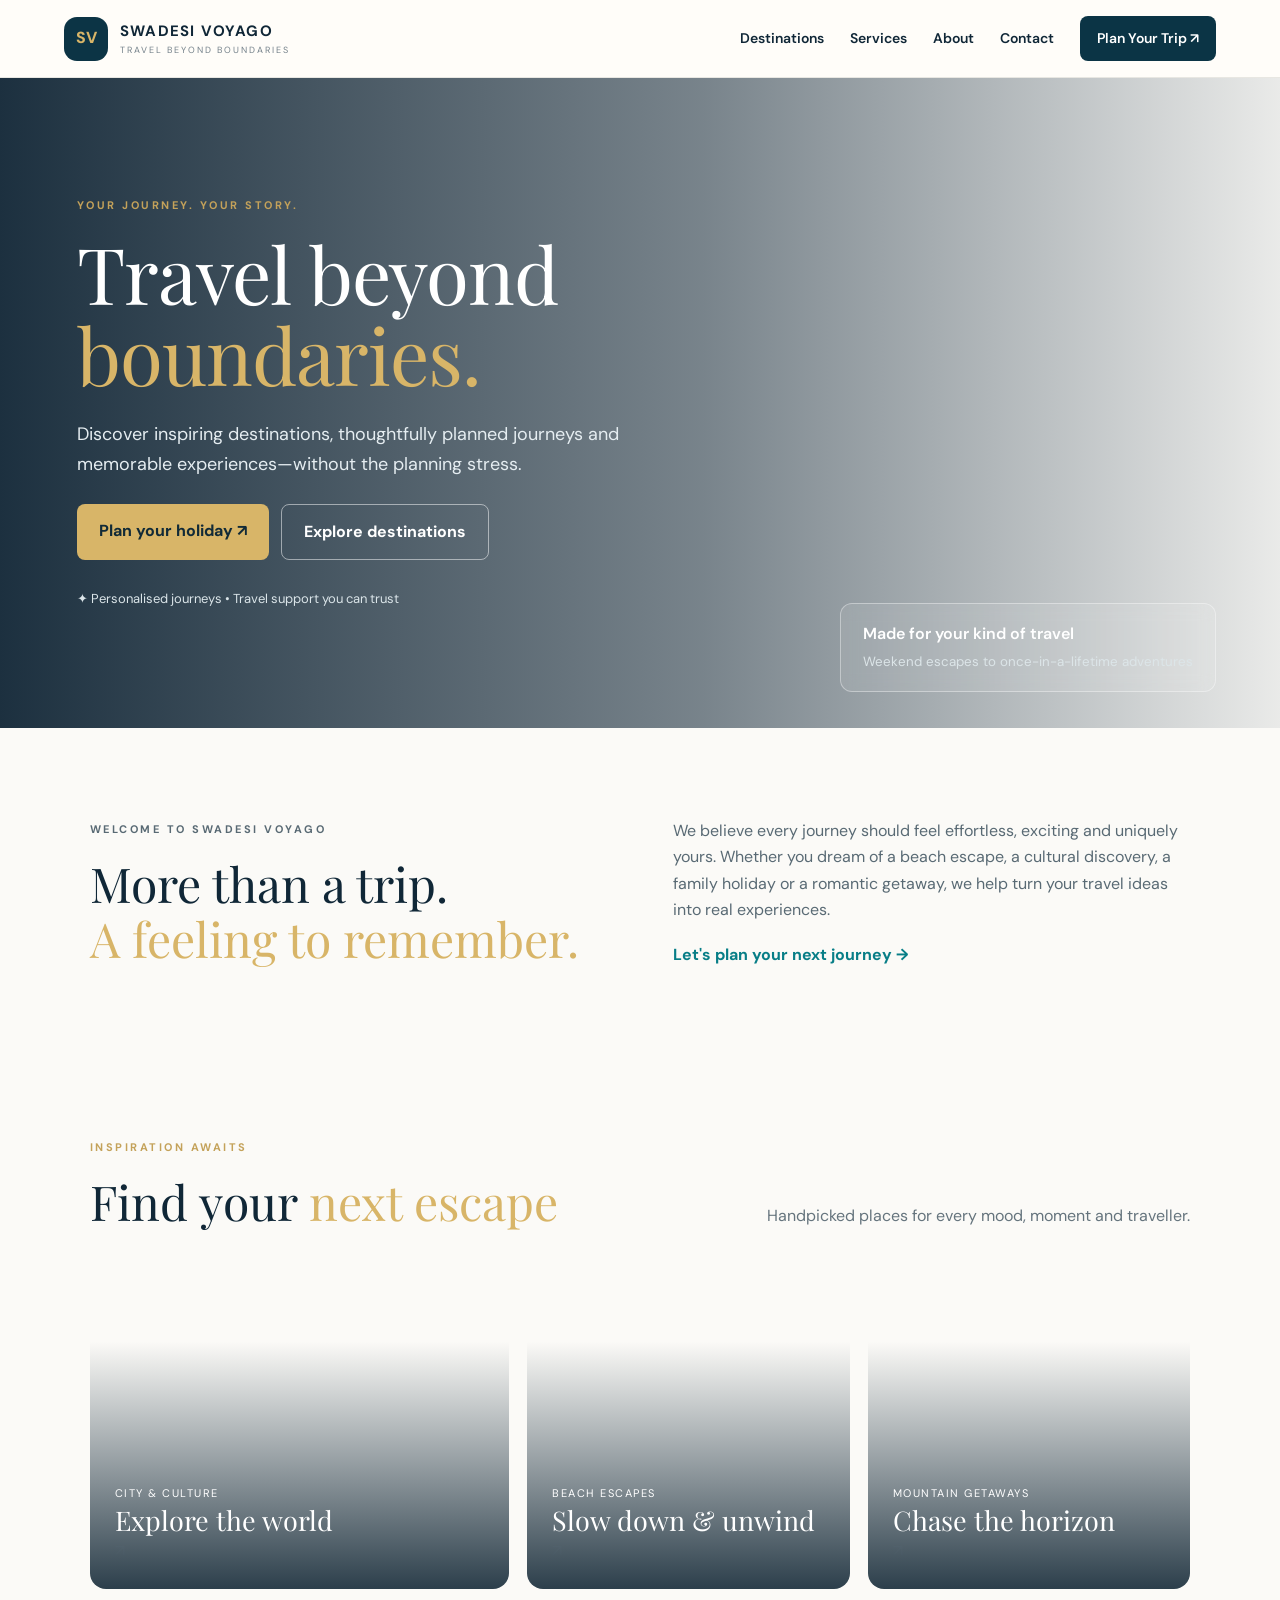
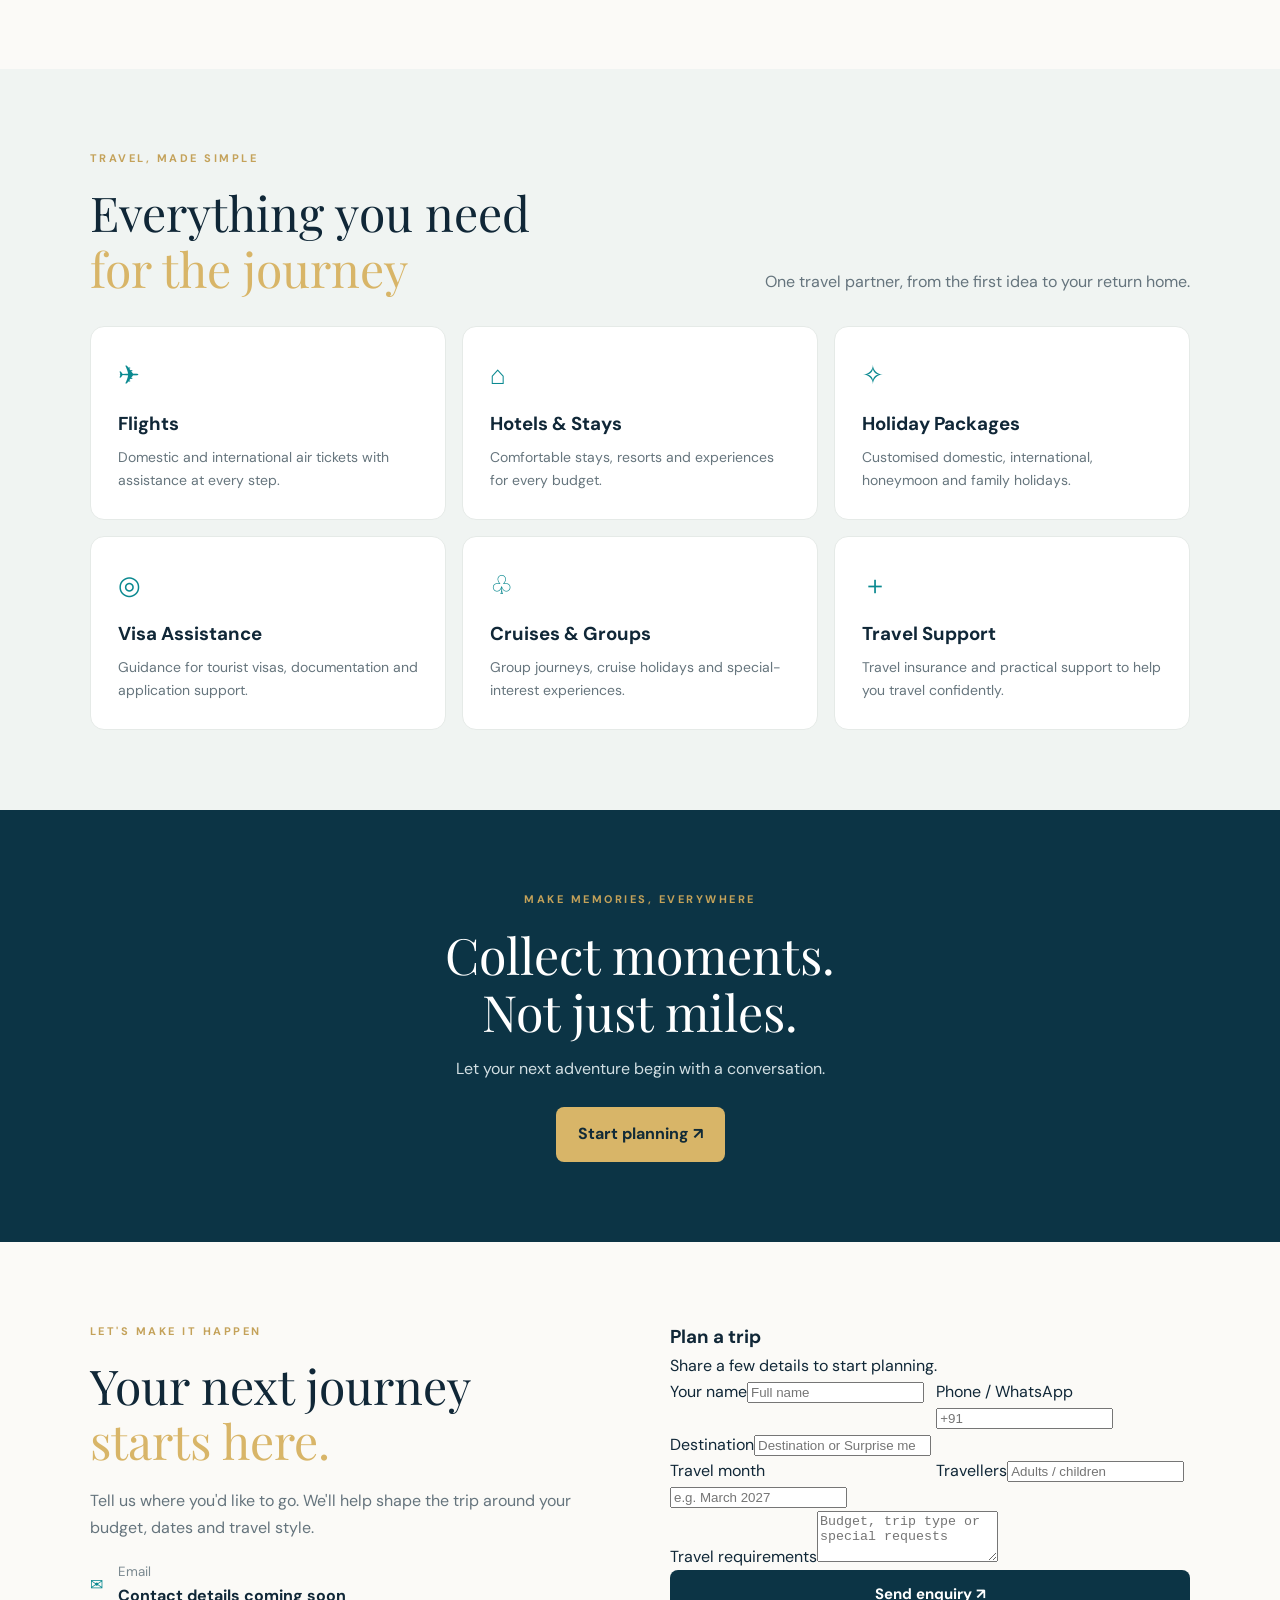
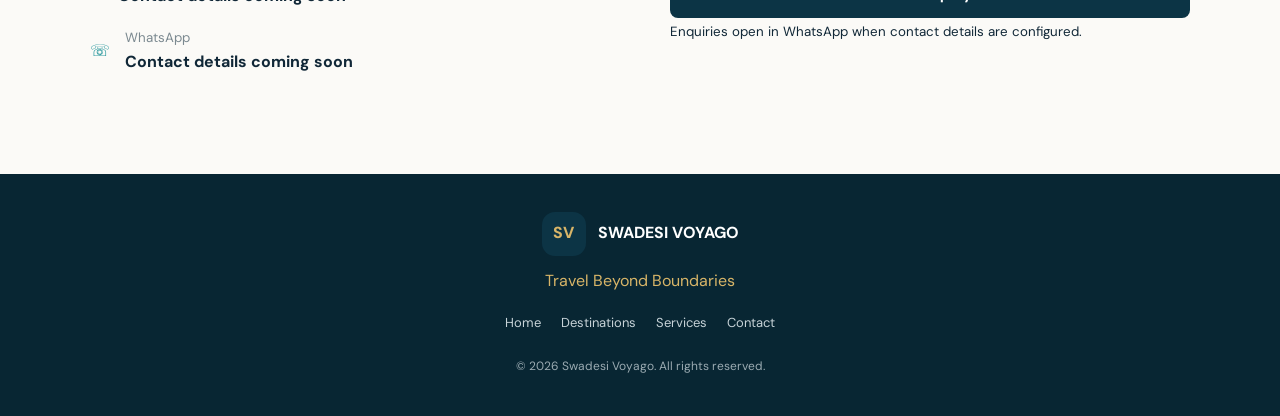
<file: SWADESI-VOYAGO/index.html>
<!DOCTYPE html>
<html lang="en"><head><meta charset="utf-8"><meta name="viewport" content="width=device-width,initial-scale=1"><title>Swadesi Voyago | Travel Beyond Boundaries</title><meta name="description" content="Customised domestic and international holidays, flights, hotels, visa assistance and cruises with Swadesi Voyago."><link rel="preconnect" href="https://fonts.googleapis.com"><link href="https://fonts.googleapis.com/css2?family=DM+Sans:wght@400;500;600;700&family=Playfair+Display:wght@600;700&display=swap" rel="stylesheet"><link rel="stylesheet" href="style.css"></head><body>
<header><a class="brand" href="#home"><span class="mark">SV</span><span><b>SWADESI VOYAGO</b><small>TRAVEL BEYOND BOUNDARIES</small></span></a><button id="menu" aria-label="Menu">☰</button><nav id="nav"><a href="#destinations">Destinations</a><a href="#services">Services</a><a href="#about">About</a><a href="#contact">Contact</a><a class="navbtn" href="#contact">Plan Your Trip ↗</a></nav></header>
<main><section class="hero" id="home"><div class="shade"></div><div class="hero-content"><p class="eyebrow">YOUR JOURNEY. YOUR STORY.</p><h1>Travel beyond<br><em>boundaries.</em></h1><p class="lead">Discover inspiring destinations, thoughtfully planned journeys and memorable experiences—without the planning stress.</p><div class="actions"><a class="gold" href="#contact">Plan your holiday ↗</a><a class="outline" href="#destinations">Explore destinations</a></div><p class="trust">✦ Personalised journeys • Travel support you can trust</p></div><div class="hero-note">Made for your kind of travel<br><small>Weekend escapes to once-in-a-lifetime adventures</small></div></section>
<section class="intro" id="about"><div><p class="eyebrow">WELCOME TO SWADESI VOYAGO</p><h2>More than a trip.<br><em>A feeling to remember.</em></h2></div><div><p>We believe every journey should feel effortless, exciting and uniquely yours. Whether you dream of a beach escape, a cultural discovery, a family holiday or a romantic getaway, we help turn your travel ideas into real experiences.</p><a class="link" href="#contact">Let's plan your next journey →</a></div></section>
<section class="section" id="destinations"><div class="sectionhead"><div><p class="eyebrow">INSPIRATION AWAITS</p><h2>Find your <em>next escape</em></h2></div><p>Handpicked places for every mood, moment and traveller.</p></div><div class="destgrid"><a class="dest d1" href="#contact"><small>CITY & CULTURE</small><h3>Explore the world</h3>↗</a><a class="dest d2" href="#contact"><small>BEACH ESCAPES</small><h3>Slow down & unwind</h3>↗</a><a class="dest d3" href="#contact"><small>MOUNTAIN GETAWAYS</small><h3>Chase the horizon</h3>↗</a></div></section>
<section class="section services" id="services"><div class="sectionhead"><div><p class="eyebrow">TRAVEL, MADE SIMPLE</p><h2>Everything you need<br><em>for the journey</em></h2></div><p>One travel partner, from the first idea to your return home.</p></div><div class="servicegrid"><article><span>✈</span><h3>Flights</h3><p>Domestic and international air tickets with assistance at every step.</p></article><article><span>⌂</span><h3>Hotels & Stays</h3><p>Comfortable stays, resorts and experiences for every budget.</p></article><article><span>✧</span><h3>Holiday Packages</h3><p>Customised domestic, international, honeymoon and family holidays.</p></article><article><span>◎</span><h3>Visa Assistance</h3><p>Guidance for tourist visas, documentation and application support.</p></article><article><span>♧</span><h3>Cruises & Groups</h3><p>Group journeys, cruise holidays and special-interest experiences.</p></article><article><span>＋</span><h3>Travel Support</h3><p>Travel insurance and practical support to help you travel confidently.</p></article></div></section>
<section class="quote"><p class="eyebrow">MAKE MEMORIES, EVERYWHERE</p><h2>Collect moments.<br>Not just miles.</h2><p>Let your next adventure begin with a conversation.</p><a class="gold" href="#contact">Start planning ↗</a></section>
<section class="contact section" id="contact"><div class="contactcopy"><p class="eyebrow">LET'S MAKE IT HAPPEN</p><h2>Your next journey<br><em>starts here.</em></h2><p>Tell us where you'd like to go. We'll help shape the trip around your budget, dates and travel style.</p><div class="contactline">✉ <span><small>Email</small><b id="emailDisplay">Contact details coming soon</b></span></div><div class="contactline">☏ <span><small>WhatsApp</small><b id="phoneDisplay">Contact details coming soon</b></span></div></div><form id="enquiry"><h3>Plan a trip</h3><p>Share a few details to start planning.</p><div class="row"><label>Your name<input name="name" required placeholder="Full name"></label><label>Phone / WhatsApp<input name="phone" required placeholder="+91"></label></div><label>Destination<input name="destination" placeholder="Destination or Surprise me"></label><div class="row"><label>Travel month<input name="month" placeholder="e.g. March 2027"></label><label>Travellers<input name="travellers" placeholder="Adults / children"></label></div><label>Travel requirements<textarea name="message" rows="3" placeholder="Budget, trip type or special requests"></textarea></label><button class="dark" type="submit">Send enquiry ↗</button><small>Enquiries open in WhatsApp when contact details are configured.</small></form></section></main>
<footer><div class="footbrand"><span class="mark">SV</span><b>SWADESI VOYAGO</b></div><p>Travel Beyond Boundaries</p><div class="footlinks"><a href="#home">Home</a><a href="#destinations">Destinations</a><a href="#services">Services</a><a href="#contact">Contact</a></div><small>© <span id="year"></span> Swadesi Voyago. All rights reserved.</small></footer><script src="config.js"></script><script src="script.js"></script></body></html>
</file>
<file: SWADESI-VOYAGO/style.css>
*{box-sizing:border-box;margin:0}html{scroll-behavior:smooth}body{font-family:'DM Sans',sans-serif;color:#102737;background:#fbfaf7;line-height:1.65}a{text-decoration:none;color:inherit}header{height:78px;position:sticky;top:0;z-index:10;background:#fffdf9ed;backdrop-filter:blur(12px);display:flex;align-items:center;justify-content:space-between;padding:0 5%;border-bottom:1px solid #e8e7e2}.brand,.footbrand{display:flex;align-items:center;gap:12px}.brand b{display:block;letter-spacing:1.2px;font-size:15px}.brand small{display:block;font-size:9px;letter-spacing:2px;color:#74818a}.mark{display:grid;place-items:center;background:#0c3445;color:#d8b568;width:44px;height:44px;border-radius:13px;font-weight:800}nav{display:flex;gap:26px;align-items:center;font-size:14px;font-weight:600}nav a:hover{color:#0b8992}.navbtn{background:#0b3445;color:white;padding:11px 17px;border-radius:8px}#menu{display:none}.hero{min-height:650px;position:relative;background:url('https://images.unsplash.com/photo-1500530855697-b586d89ba3ee?auto=format&fit=crop&w=1900&q=85') center/cover;display:flex;align-items:center;padding:6%}.shade{position:absolute;inset:0;background:linear-gradient(90deg,#061c2de8,#061c2d88 55%,#061c2d12)}.hero-content{position:relative;color:#fff;max-width:690px}.eyebrow{font-size:11px;letter-spacing:2.5px;font-weight:700;color:#c4a25a;margin-bottom:18px}.hero h1{font:clamp(46px,7vw,78px)/1.05 'Playfair Display',serif;letter-spacing:-1px}.hero em,h2 em{color:#d8b568;font-style:normal}.lead{font-size:18px;max-width:560px;color:#e5edf1;margin:24px 0}.actions{display:flex;gap:12px;flex-wrap:wrap}.gold,.outline{display:inline-block;padding:14px 22px;border-radius:8px;font-weight:700}.gold{background:#d8b568;color:#112a37}.outline{border:1px solid #ffffff80;color:white}.trust{margin-top:28px;color:#dbe5e9;font-size:13px}.hero-note{position:absolute;right:5%;bottom:36px;color:white;border:1px solid #ffffff60;background:#ffffff18;backdrop-filter:blur(8px);padding:17px 22px;border-radius:12px;font-weight:600}.hero-note small{font-weight:400;color:#dce5e8}.intro{padding:90px 7%;display:grid;grid-template-columns:1fr 1fr;gap:65px;align-items:center}.intro h2,h2{font:clamp(32px,4vw,48px)/1.15 'Playfair Display',serif}.intro p{color:#596a74}.link{display:inline-block;margin-top:18px;color:#087e87;font-weight:700}.section{padding:80px 7%}.sectionhead{display:flex;justify-content:space-between;align-items:end;gap:30px;margin-bottom:30px}.sectionhead>p{max-width:430px;color:#65747d}.destgrid{display:grid;grid-template-columns:1.3fr 1fr 1fr;gap:18px}.dest{min-height:330px;border-radius:16px;background-size:cover;background-position:center;display:flex;flex-direction:column;justify-content:end;padding:25px;color:white;position:relative;overflow:hidden}.dest:before{content:'';position:absolute;inset:0;background:linear-gradient(0deg,#081e2dd9,transparent 75%)}.dest>*{position:relative}.dest h3{font:27px 'Playfair Display',serif}.dest small{letter-spacing:1.5px;font-size:11px}.d1{background-image:url('https://images.unsplash.com/photo-1519501025264-65ba15a82390?auto=format&fit=crop&w=1200&q=85')}.d2{background-image:url('https://images.unsplash.com/photo-1530789253388-582c481c54b0?auto=format&fit=crop&w=900&q=85')}.d3{background-image:url('https://images.unsplash.com/photo-1464822759023-fed622ff2c3b?auto=format&fit=crop&w=900&q=85')}.services{background:#f0f4f2}.servicegrid{display:grid;grid-template-columns:repeat(3,1fr);gap:16px}.servicegrid article{background:#fff;padding:27px;border-radius:14px;border:1px solid #e5eae7}.servicegrid span{font-size:26px;color:#0a8990}.servicegrid h3{margin:12px 0 6px}.servicegrid p{font-size:14px;color:#66757d}.quote{text-align:center;background:#0c3445;color:#fff;padding:80px 20px}.quote h2{font-size:50px;margin:0 0 15px}.quote p:not(.eyebrow){color:#d2dfe3;margin:0 0 25px}.contact{display:grid;grid-template-columns:1fr 1fr;gap:60px;align-items:start}.contactcopy>p:not(.eyebrow){color:#65747d;margin:20px 0}.contactline{display:flex;gap:15px;align-items:center;margin:18px 0;color:#0a8990}.contactline small,.contactline b{display:block}.contactline small{color:#7b8990}.contactline b{color:#102737}.enquiry{background:white;border:1px solid #e8e8e3;padding:28px;border-radius:16px;box-shadow:0 12px 35px #0c34450a}.enquiry h3{font-size:23px}.enquiry>p{color:#74818a;margin-bottom:18px}.enquiry label{display:block;font-size:13px;font-weight:600;margin:12px 0}.row{display:grid;grid-template-columns:1fr 1fr;gap:12px}.enquiry input,.enquiry textarea{width:100%;padding:12px;border:1px solid #dce3e3;border-radius:8px;font:inherit;margin-top:5px}.enquiry textarea{resize:vertical}.dark{width:100%;border:0;border-radius:8px;background:#0c3445;color:white;padding:14px;font:700 15px 'DM Sans';cursor:pointer}.enquiry>small{display:block;color:#849198;margin-top:10px;font-size:11px}footer{text-align:center;background:#082633;color:#fff;padding:38px 20px}footer .footbrand{justify-content:center}footer p{color:#d8b568;margin:12px 0}.footlinks{display:flex;justify-content:center;gap:20px;margin:18px 0}.footlinks a{font-size:13px;color:#c7d3d8}footer>small{color:#9babb2;font-size:12px}@media(max-width:850px){nav{display:none;position:absolute;top:78px;left:0;right:0;background:#fff;padding:22px 6%;flex-direction:column;align-items:start}nav.open{display:flex}#menu{display:block;border:1px solid #ddd;background:white;border-radius:8px;padding:8px 12px}.hero-note{display:none}.intro,.contact{grid-template-columns:1fr;gap:25px}.destgrid{grid-template-columns:1fr 1fr}.dest:first-child{grid-column:span 2}.servicegrid{grid-template-columns:1fr 1fr}.sectionhead{display:block}.sectionhead>p{margin-top:15px}}@media(max-width:560px){.hero{min-height:600px;padding:8%}.hero h1{font-size:48px}.lead{font-size:16px}.intro,.section{padding:58px 6%}.destgrid,.servicegrid,.row{grid-template-columns:1fr}.dest:first-child{grid-column:auto}.dest{min-height:270px}.quote h2{font-size:38px}.footlinks{flex-wrap:wrap}}
</file>
